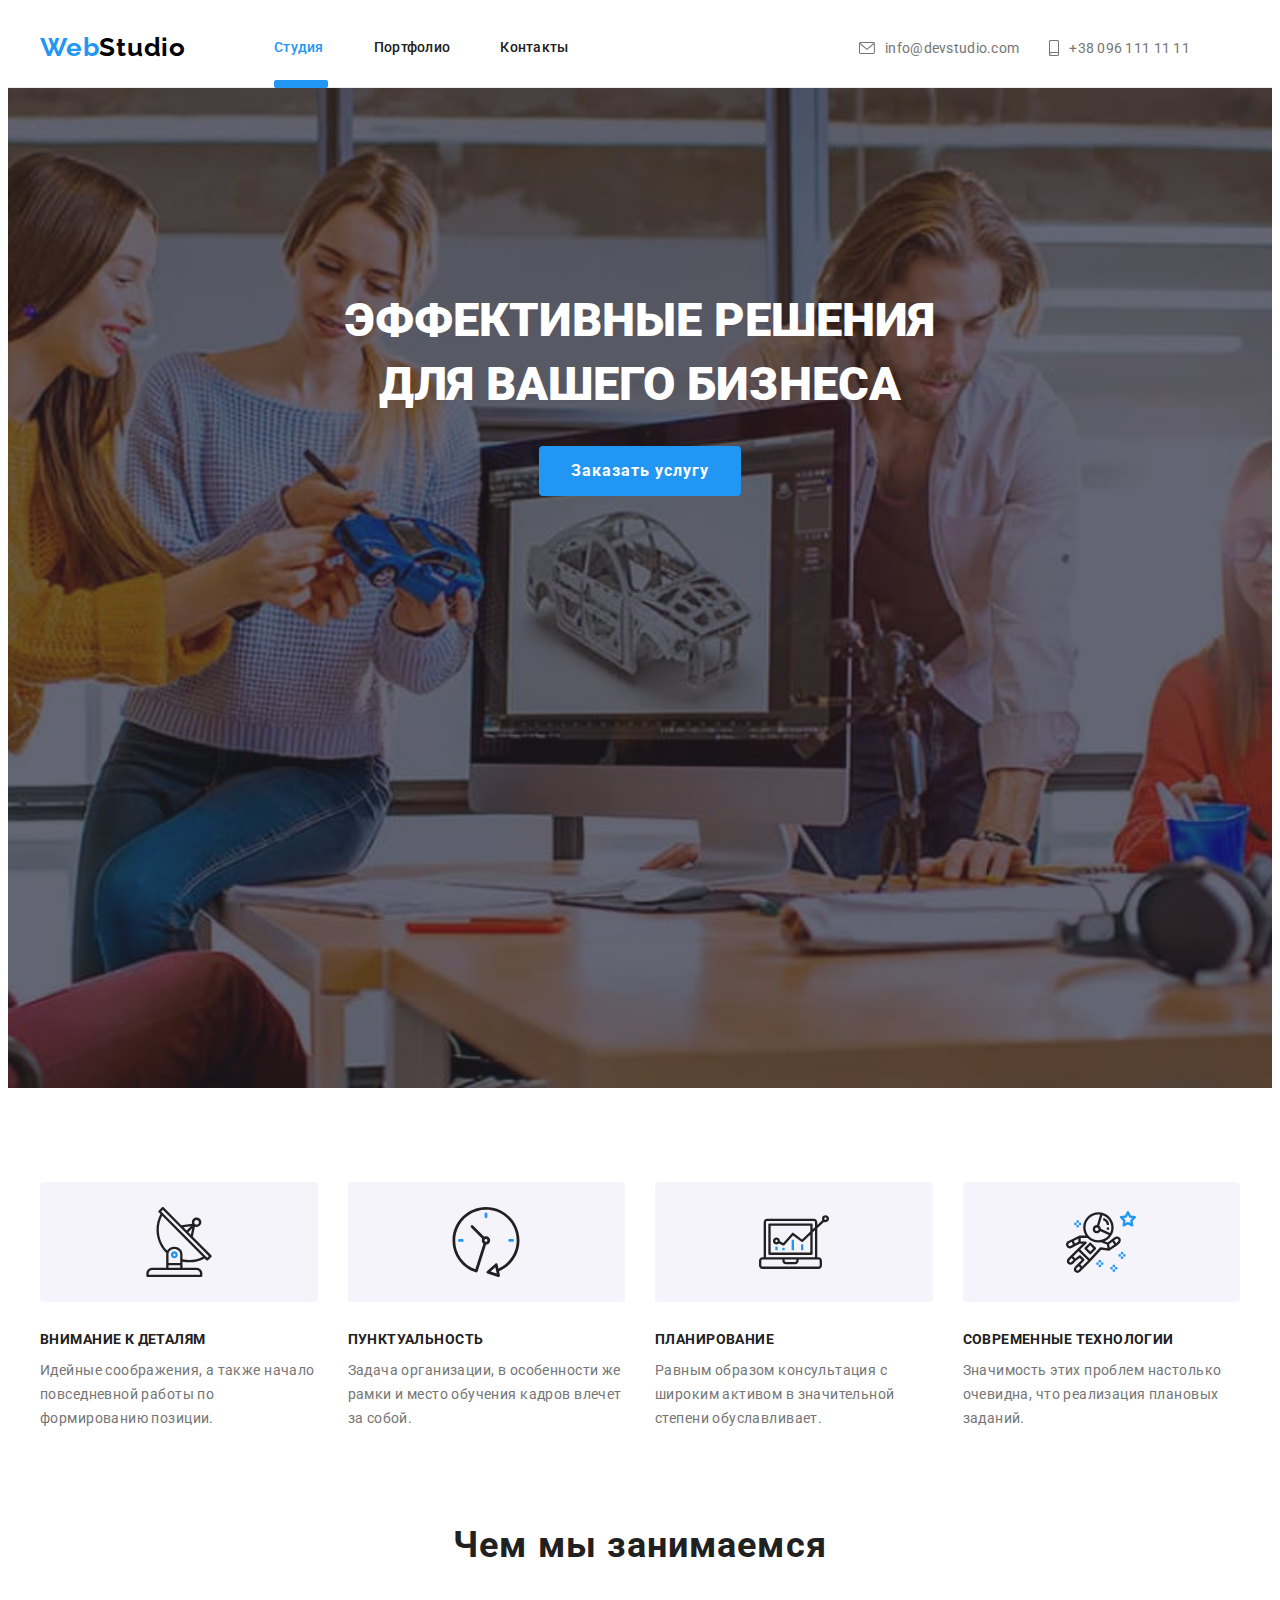
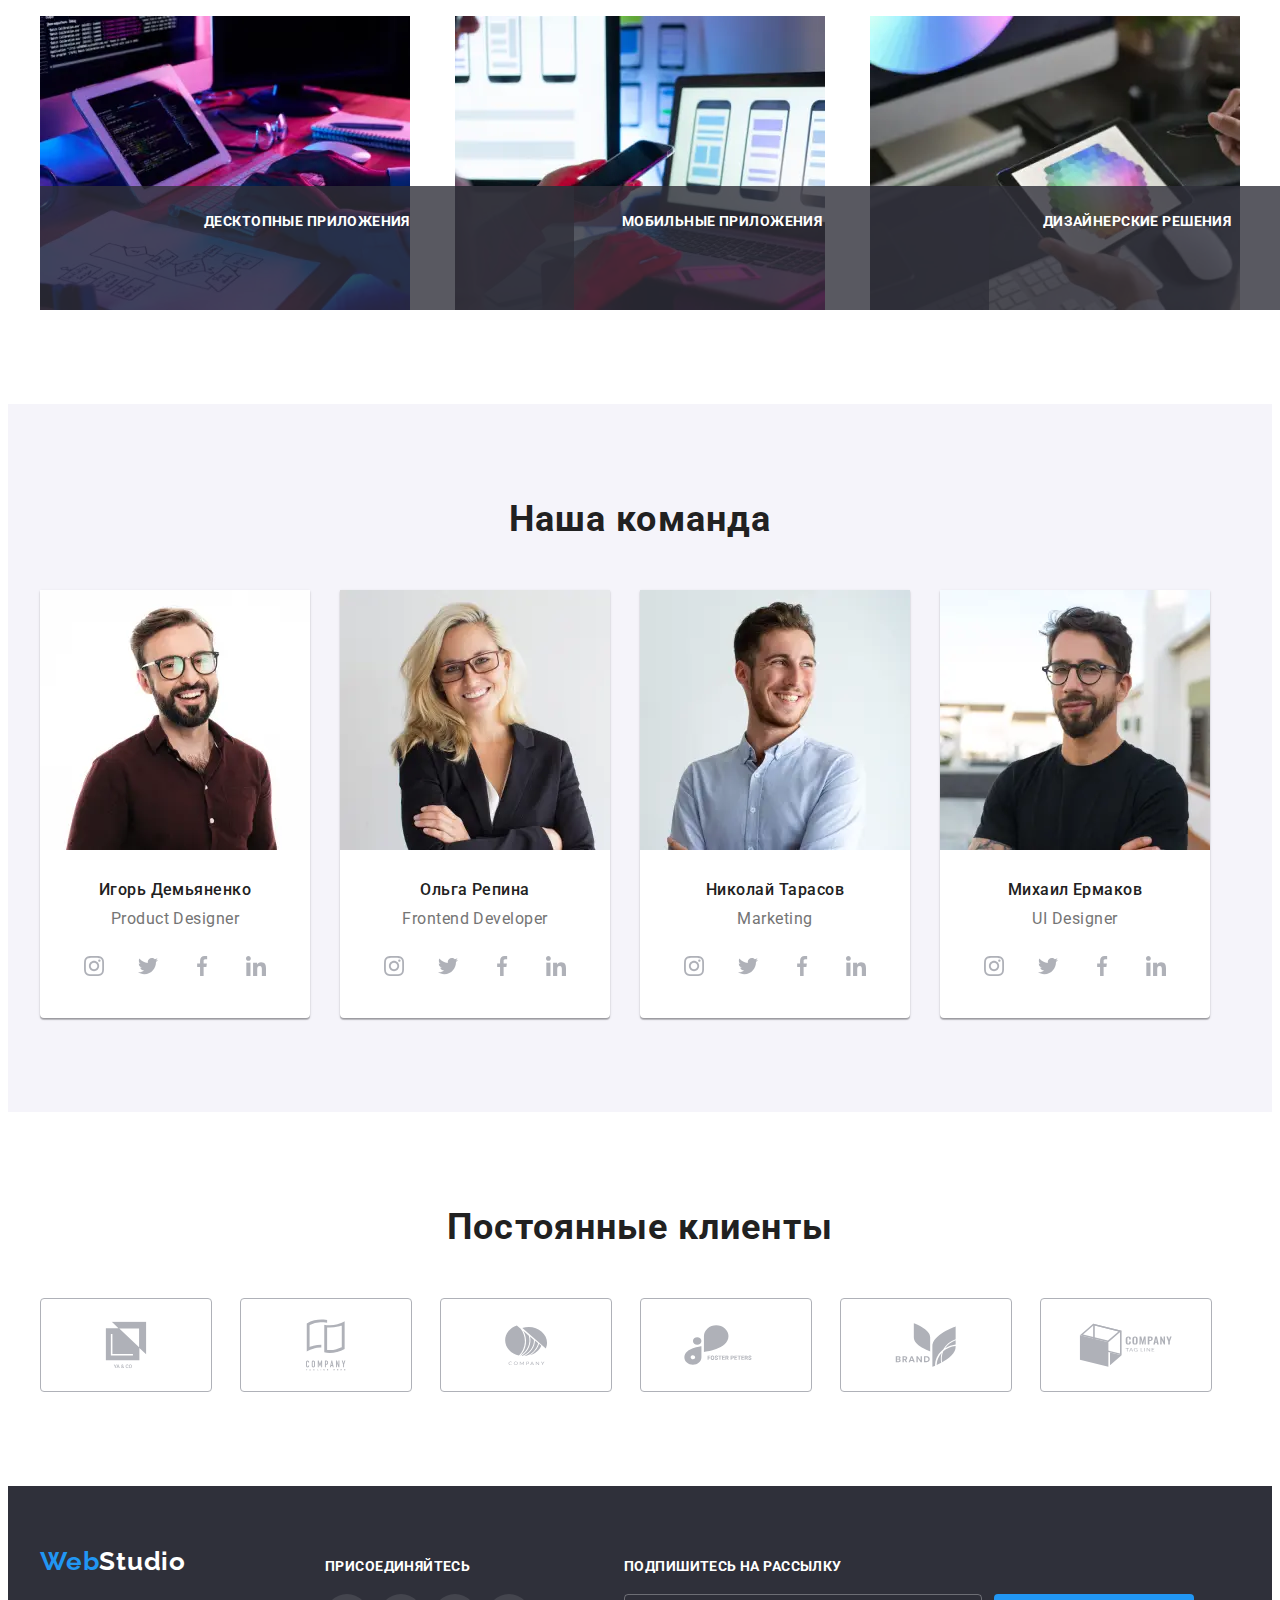
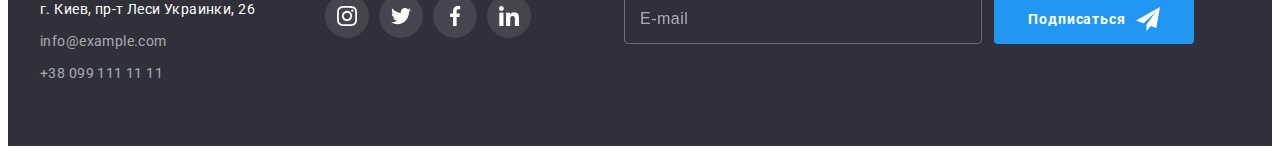
<file: index.html>
<!DOCTYPE html>
<html lang="ru">
  <head>
    <meta charset="UTF-8" />
    <meta http-equiv="X-UA-Compatible" content="IE=edge" />
    <meta name="viewport" content="width=device-width, initial-scale=1.0" />
    <title>WebStudio</title>
    <link rel="preconnect" href="https://fonts.gstatic.com" />
    <link
      href="https://fonts.googleapis.com/css2?family=Raleway:wght@700&family=Roboto:wght@400;500;700;900&display=swap"
      rel="stylesheet"
    />
    <link
      rel="stylesheet"
      href="https://cdnjs.cloudflare.com/ajax/libs/modern-normalize/1.1.0/modern-normalize.min.css"
      integrity="sha512-wpPYUAdjBVSE4KJnH1VR1HeZfpl1ub8YT/NKx4PuQ5NmX2tKuGu6U/JRp5y+Y8XG2tV+wKQpNHVUX03MfMFn9Q=="
      crossorigin="anonymous"
      referrerpolicy="no-referrer"
    />
    <link
      rel="stylesheet"
      href="https://cdnjs.cloudflare.com/ajax/libs/animate.css/4.1.1/animate.min.css"
    />
    <link rel="stylesheet" href="./css/main.min.css" />
  </head>
  <body>
    <!--HEADER-->
    <header class="header">
      <div class="container header-container">
        <nav class="navigation">
          <a href="./" class="logo header__logo animate__pulse">
            <span class="header-web">Web</span>Studio</a
          >
          <ul class="menu">
            <li class="menu__item">
              <a href="index.html" class="menu__link current">Студия </a>
            </li>
            <li class="menu__item">
              <a href="./portfolio.html" class="menu__link">Портфолио</a>
            </li>
            <li class="menu__item">
              <a href="#address" class="menu__link">Контакты</a>
            </li>
          </ul>
        </nav>
        <ul class="contact-list">
          <li class="contact__email">
            <a class="email" href="mailto:info@devstudio.com">
              <svg class="contact__email-icon" width="16" height="12">
                <use href="./images/sprite.svg#icon-envelope"></use>
              </svg>
              info@devstudio.com
            </a>
          </li>
          <li class="contact__tel">
            <a class="tel" href="tel:+380961111111">
              <svg class="contact__tel-icon" width="10" height="16">
                <use href="./images/sprite.svg#icon-smartphone"></use>
              </svg>
              +38 096 111 11 11</a
            >
          </li>
        </ul>
        <button class="burger-btn" data-menu-open>
          <svg class="burger-btn__icon">
            <use href="./images/sprite.svg#burger-icon"></use>
          </svg>
        </button>
      </div>
      <div class="mobile-menu" data-menu>
        <div class="container mobile-menu__container">
          <button type="button" class="mobile-menu__close-btn" data-menu-close>
            <svg
              class="mobile-menu__icon"
              width="19"
              height="19"
              aria-label="кнопка закрытия мобильного меню"
            >
              <use href="./images/sprite.svg#icon-mobile-close"></use>
            </svg>
          </button>
          <div class="b-m-p-1">
            <ul class="mobile-menu-list">
              <li class="mobile-menu-list__item">
                <a href="./index.html" class="mobile-menu-list__link current"
                  >Студия</a
                >
              </li>
              <li class="mobile-menu-list__item">
                <a href="./portfolio.html" class="mobile-menu-list__link"
                  >Портфолио</a
                >
              </li>
              <li class="mobile-menu-list__item">
                <a href="#" class="mobile-menu-list__link">Контакты</a>
              </li>
            </ul>
          </div>
          <div class="b-m-p-2">
            <ul>
              <li class="mobile-menu__phone--alignment">
                <a href="tel:+380961111111" class="mobile-menu__phone"
                  >+38 096 111 11 11</a
                >
              </li>
              <li class="mobile-menu__email--alignment">
                <a href="mailto:info@devstudio.com" class="mobile-menu__email"
                  >info@devstudio.com</a
                >
              </li>
            </ul>
            <ul class="sm-list">
              <li class="sm-list__icon">
                <a href="" class="sm-list__link">Instagram</a>
              </li>
              <li class="sm-list__icon">
                <a href="" class="sm-list__link">Twitter</a>
              </li>
              <li class="sm-list__icon">
                <a href="" class="sm-list__link">Facebook</a>
              </li>
              <li class="sm-list__icon">
                <a href="" class="sm-list__link">LinkedIn</a>
              </li>
            </ul>
          </div>
        </div>
      </div>
    </header>
    <!--MAIN-->
    <main>
      <section class="hero">
        <div>
          <h1 class="hero-title">Эффективные решения для вашего бизнеса</h1>
          <button type="button" class="hero-button" data-modal-open>
            Заказать услугу
          </button>
        </div>
      </section>

      <section class="section__features-main">
        <div class="container">
          <h2 hidden class="section-title">Особенности нашей работы</h2>
          <ul class="nature">
            <li class="section__nature">
              <div class="icon__wrapper">
                <svg class="features-icon" width="70" height="70">
                  <use href="./images/sprite.svg#icon-antenna"></use>
                </svg>
              </div>
              <h3 class="features__item">Внимание к деталям</h3>
              <p class="features__text">
                Идейные соображения, а также начало повседневной работы по
                формированию позиции.
              </p>
            </li>
            <li class="section__nature">
              <div class="icon__wrapper">
                <svg class="features-icon" width="70" height="70">
                  <use href="./images/sprite.svg#icon-cloc-1"></use>
                </svg>
              </div>
              <h3 class="features__item">Пунктуальность</h3>
              <p class="features__text">
                Задача организации, в особенности же рамки и место обучения
                кадров влечет за собой.
              </p>
            </li>
            <li class="section__nature">
              <div class="icon__wrapper">
                <svg class="features-icon" width="70" height="70">
                  <use href="./images/sprite.svg#icon-diagram-1"></use>
                </svg>
              </div>
              <h3 class="features__item">Планирование</h3>
              <p class="features__text">
                Равным образом консультация с широким активом в значительной
                степени обуславливает.
              </p>
            </li>
            <li class="section__nature">
              <div class="icon__wrapper">
                <svg class="features-icon" width="70" height="70">
                  <use href="./images/sprite.svg#icon-astronaut"></use>
                </svg>
              </div>
              <h3 class="features__item">Современные технологии</h3>
              <p class="features__text">
                Значимость этих проблем настолько очевидна, что реализация
                плановых заданий.
              </p>
            </li>
          </ul>
        </div>
      </section>
      <!--OUR WORKS-->
      <section class="section-works">
        <div class="container">
          <h2 class="section__title">Чем мы занимаемся</h2>
          <ul class="our-works">
            <li class="our-works__items">
              <picture>
                <source
                  media="(min-width :1200px)"
                  srcset="
                    ./images/desktop/box.webp    1x,
                    ./images/desktop/box@2x.webp 2x
                  "
                  type="image/webp"
                />
                <source
                  media="(min-width :1200px)"
                  srcset="
                    ./images/desktop/box1.jpg   1x,
                    ./images/desktop/box@2x.jpg 2x
                  "
                />
                <img src="#" alt="Фото гаджетов" />
              </picture>

              <div class="works__item">
                <p class="works__text">Десктопные приложения</p>
              </div>
            </li>

            <li class="our-works__items">
              <picture>
                <source
                  media="(min-width :1200px)"
                  srcset="
                    ./images/desktop/box2.webp    1x,
                    ./images/desktop/box2@2x.webp 2x
                  "
                  type="image/webp"
                />
                <source
                  media="(min-width :1200px)"
                  srcset="
                    ./images/desktop/box2.jpg    1x,
                    ./images/desktop/box2@2x.jpg 2x
                  "
                />
                <img src="#" alt="Фото гаджетов" />
              </picture>

              <div class="works__item">
                <p class="works__text">Мобильные приложения</p>
              </div>
            </li>

            <li class="our-works__items">
              <picture>
                <source
                  media="(min-width :1200px)"
                  srcset="
                    ./images/desktop/box3.webp    1x,
                    ./images/desktop/box3@2x.webp 2x
                  "
                  type="image/webp"
                />
                <source
                  media="(min-width :1200px)"
                  srcset="
                    ./images/desktop/box3.jpg    1x,
                    ./images/desktop/box3@2x.jpg 2x
                  "
                />
                <img src="#" alt="Фото гаджетов" />
              </picture>

              <div class="works__item">
                <p class="works__text">Дизайнерские решения</p>
              </div>
            </li>
          </ul>
        </div>
      </section>

      <!--OUR TEAM-->
      <section class="section-team section">
        <div class="container">
          <h2 class="section-title">Наша команда</h2>
          <ul class="members">
            <li class="members-item">
              <picture>
                <source
                  media="(min-width: 1200px)"
                  srcset="
                    ./images/desktop/img.webp    1x,
                    ./images/desktop/img@2x.webp 2x
                  "
                  type="image/webp"
                />
                <source
                  media="(min-width: 1200px)"
                  srcset="
                    ./images/desktop/img.jpg    1x,
                    ./images/desktop/img@2x.jpg 2x
                  "
                />
                <source
                  media="(min-width: 768px)"
                  srcset="
                    ./images/tablet/img.webp    1x,
                    ./images/tablet/img@2x.webp 2x
                  "
                  type="image/webp"
                />
                <source
                  media="(min-width: 768px)"
                  srcset="
                    ./images/tablet/img.jpg    1x,
                    ./images/tablet/img@2x.jpg 2x
                  "
                />
                <source
                  media="(min-width: 480px)"
                  srcset="
                    ./images/mobile/img.webp    1x,
                    ./images/mobile/img@2x.webp 2x
                  "
                  type="image/webp"
                />
                <source
                  media="(min-width: 480px)"
                  srcset="
                    ./images/mobile/img.jpg    1x,
                    ./images/mobile/img@2x.jpg 2x
                  "
                />
                <img
                  src="./images/mobile/img.jpg"
                  alt="Фото мужчины"
                  class="our-team__img"
                />
              </picture>

              <div class="team-list">
                <h3 class="team-members">Игорь Демьяненко</h3>
                <p class="team-post">Product Designer</p>
                <ul class="social-list list">
                  <li class="social-list-item">
                    <a href="" class="social-list-link">
                      <svg class="social-list-icon" width="20" height="20">
                        <use href="./images/sprite.svg#icon-instagram"></use>
                      </svg>
                    </a>
                  </li>
                  <li class="social-list-item">
                    <a href="" class="social-list-link">
                      <svg class="social-list-icon" width="20" height="20">
                        <use href="./images/sprite.svg#icon-twitter"></use>
                      </svg>
                    </a>
                  </li>
                  <li class="social-list-item">
                    <a href="" class="social-list-link">
                      <svg class="social-list-icon" width="20" height="20">
                        <use href="./images/sprite.svg#icon-facebook"></use>
                      </svg>
                    </a>
                  </li>
                  <li class="social-list-item">
                    <a href="" class="social-list-link">
                      <svg class="social-list-icon" width="20" height="20">
                        <use href="./images/sprite.svg#icon-linkedin"></use>
                      </svg>
                    </a>
                  </li>
                </ul>
              </div>
            </li>
            <li class="members-item">
              <picture>
                <source
                  media="(min-width: 1200px)"
                  srcset="
                    ./images/desktop/img1.webp    1x,
                    ./images/desktop/img1@2x.webp 2x
                  "
                  type="image/webp"
                />
                <source
                  media="(min-width: 1200px)"
                  srcset="
                    ./images/desktop/img1.jpg    1x,
                    ./images/desktop/img1@2x.jpg 2x
                  "
                />
                <source
                  media="(min-width: 768px)"
                  srcset="
                    ./images/tablet/img1.webp    1x,
                    ./images/tablet/img1@2x.webp 2x
                  "
                  type="image/webp"
                />

                <source
                  media="(min-width: 768px)"
                  srcset="
                    ./images/tablet/img1.jpg    1x,
                    ./images/tablet/img1@2x.jpg 2x
                  "
                />

                <source
                  media="(min-width: 480px)"
                  srcset="
                    ./images/mobile/img1.webp 1x,
                    ./images/mobile/img1.webp 2x
                  "
                  type="image/webp"
                />
                <source
                  media="(min-width: 480px)"
                  srcset="
                    ./images/mobile/img1.jpg    1x,
                    ./images/mobile/img1@2x.jpg 2x
                  "
                />

                <img
                  src="./images/mobile/img1.jpg"
                  alt="Фото женщины"
                  class="our-team__img"
                />
              </picture>

              <div class="team-list">
                <h3 class="team-members">Ольга Репина</h3>
                <p class="team-post">Frontend Developer</p>
                <ul class="social-list list">
                  <li class="social-list-item">
                    <a href="" class="social-list-link">
                      <svg class="social-list-icon" width="20" height="20">
                        <use href="./images/sprite.svg#icon-instagram"></use>
                      </svg>
                    </a>
                  </li>
                  <li class="social-list-item">
                    <a href="" class="social-list-link">
                      <svg class="social-list-icon" width="20" height="20">
                        <use href="./images/sprite.svg#icon-twitter"></use>
                      </svg>
                    </a>
                  </li>
                  <li class="social-list-item">
                    <a href="" class="social-list-link">
                      <svg class="social-list-icon" width="20" height="20">
                        <use href="./images/sprite.svg#icon-facebook"></use>
                      </svg>
                    </a>
                  </li>
                  <li class="social-list-item">
                    <a href="" class="social-list-link">
                      <svg class="social-list-icon" width="20" height="20">
                        <use href="./images/sprite.svg#icon-linkedin"></use>
                      </svg>
                    </a>
                  </li>
                </ul>
              </div>
            </li>
            <li class="members-item">
              <picture>
                <source
                  media="(min-width: 1200px)"
                  srcset="
                    ./images/desktop/img2.webp    1x,
                    ./images/desktop/img2@2x.webp 2x
                  "
                  type="image/webp"
                />
                <source
                  media="(min-width: 1200px)"
                  srcset="
                    ./images/desktop/img2.jpg    1x,
                    ./images/desktop/img2@2x.jpg 2x
                  "
                />
                <source
                  media="(min-width: 768px)"
                  srcset="
                    ./images/tablet/img2.webp    1x,
                    ./images/tablet/img2@2x.webp 2x
                  "
                  type="image/webp"
                />

                <source
                  media="(min-width: 768px)"
                  srcset="
                    ./images/tablet/img2.jpg    1x,
                    ./images/tablet/img2@2x.jpg 2x
                  "
                />

                <source
                  media="(min-width: 480px)"
                  srcset="
                    ./images/mobile/img2.webp 1x,
                    ./images/mobile/img2.webp 2x
                  "
                  type="image/webp"
                />
                <source
                  media="(min-width: 480px)"
                  srcset="
                    ./images/mobile/img2.jpg    1x,
                    ./images/mobile/img2@2x.jpg 2x
                  "
                />

                <img
                  src="./images/mobile/img2.jpg"
                  alt="Фото мужчины"
                  class="our-team__img"
                />
              </picture>

              <div class="team-list">
                <h3 class="team-members">Николай Тарасов</h3>
                <p class="team-post">Marketing</p>
                <ul class="social-list list">
                  <li class="social-list-item">
                    <a href="" class="social-list-link">
                      <svg class="social-list-icon" width="20" height="20">
                        <use href="./images/sprite.svg#icon-instagram"></use>
                      </svg>
                    </a>
                  </li>
                  <li class="social-list-item">
                    <a href="" class="social-list-link">
                      <svg class="social-list-icon" width="20" height="20">
                        <use href="./images/sprite.svg#icon-twitter"></use>
                      </svg>
                    </a>
                  </li>
                  <li class="social-list-item">
                    <a href="" class="social-list-link">
                      <svg class="social-list-icon" width="20" height="20">
                        <use href="./images/sprite.svg#icon-facebook"></use>
                      </svg>
                    </a>
                  </li>
                  <li class="social-list-item">
                    <a href="" class="social-list-link">
                      <svg class="social-list-icon" width="20" height="20">
                        <use href="./images/sprite.svg#icon-linkedin"></use>
                      </svg>
                    </a>
                  </li>
                </ul>
              </div>
            </li>
            <li class="members-item">
              <picture>
                <source
                  media="(min-width: 1200px)"
                  srcset="
                    ./images/desktop/img3.webp    1x,
                    ./images/desktop/img3@2x.webp 2x
                  "
                  type="image/webp"
                />
                <source
                  media="(min-width: 1200px)"
                  srcset="
                    ./images/desktop/img3.jpg    1x,
                    ./images/desktop/img3@2x.jpg 2x
                  "
                />
                <source
                  media="(min-width: 768px)"
                  srcset="
                    ./images/tablet/img3.webp    1x,
                    ./images/tablet/img3@2x.webp 2x
                  "
                  type="image/webp"
                />

                <source
                  media="(min-width: 768px)"
                  srcset="
                    ./images/tablet/img3.jpg    1x,
                    ./images/tablet/img3@2x.jpg 2x
                  "
                />

                <source
                  media="(min-width: 480px)"
                  srcset="
                    ./images/mobile/img3.webp 1x,
                    ./images/mobile/img3.webp 2x
                  "
                  type="image/webp"
                />
                <source
                  media="(min-width: 480px)"
                  srcset="
                    ./images/mobile/img3.jpg    1x,
                    ./images/mobile/img3@2x.jpg 2x
                  "
                />
                <img
                  src="./images/mobile/img3.jpg"
                  alt="Фото мужчины"
                  class="our-team__img"
                />
              </picture>

              <div class="team-list">
                <h3 class="team-members">Михаил Ермаков</h3>
                <p class="team-post">UI Designer</p>
                <ul class="social-list list">
                  <li class="social-list-item">
                    <a href="" class="social-list-link">
                      <svg class="social-list-icon" width="20px" height="20px">
                        <use href="./images/sprite.svg#icon-instagram"></use>
                      </svg>
                    </a>
                  </li>
                  <li class="social-list-item">
                    <a href="" class="social-list-link">
                      <svg class="social-list-icon" width="20px" height="20px">
                        <use href="./images/sprite.svg#icon-twitter"></use>
                      </svg>
                    </a>
                  </li>
                  <li class="social-list-item">
                    <a href="" class="social-list-link">
                      <svg class="social-list-icon" width="20px" height="20px">
                        <use href="./images/sprite.svg#icon-facebook"></use>
                      </svg>
                    </a>
                  </li>
                  <li class="social-list-item">
                    <a href="" class="social-list-link">
                      <svg class="social-list-icon" width="20px" height="20px">
                        <use href="./images/sprite.svg#icon-linkedin"></use>
                      </svg>
                    </a>
                  </li>
                </ul>
              </div>
            </li>
          </ul>
        </div>
      </section>

      <!--CLIENTS-->
      <section class="clients">
        <div class="container">
          <h2 class="regular-clients-title">Постоянные клиенты</h2>
          <ul class="regular-clients-list">
            <li class="clients-list">
              <a class="clients-icon" href="">
                <svg class="client-icon" width="41px" height="47px">
                  <use href="./images/sprite.svg#icon-client-1"></use>
                </svg>
              </a>
            </li>
            <li class="clients-list">
              <a class="clients-icon" href="">
                <svg class="client-icon" width="40px" height="52px">
                  <use href="./images/sprite.svg#icon-client-2"></use>
                </svg>
              </a>
            </li>
            <li class="clients-list">
              <a class="clients-icon" href="">
                <svg class="client-icon" width="43px" height="41px">
                  <use href="./images/sprite.svg#icon-client-3"></use>
                </svg>
              </a>
            </li>
            <li class="clients-list">
              <a class="clients-icon" href="">
                <svg class="client-icon" width="84px" height="41px">
                  <use href="./images/sprite.svg#icon-client-4"></use>
                </svg>
              </a>
            </li>
            <li class="clients-list">
              <a class="clients-icon" href="">
                <svg class="client-icon" width="63px" height="45px">
                  <use href="./images/sprite.svg#icon-client-5"></use>
                </svg>
              </a>
            </li>
            <li class="clients-list">
              <a class="clients-icon" href="">
                <svg class="client-icon" width="94px" height="44px">
                  <use href="./images/sprite.svg#icon-client-6"></use>
                </svg>
              </a>
            </li>
          </ul>
        </div>
      </section>
    </main>
    <!--FOOTER-->
    <footer class="footer">
      <div class="container footer-container">
        <div class="footer-wrapper">
          <div class="footer-adress-wrapper">
            <a href="./" class="footer-logo"
              ><span class="footer-web">Web</span>Studio</a
            >
            <address id="address" class="contact-address">
              г. Киев, пр-т Леси Украинки, 26
            </address>
            <ul class="footer-contacts">
              <li class="footer-contacts-link">info@example.com</li>
              <li class="footer-contacts-link">+38 099 111 11 11</li>
            </ul>
          </div>
          <div class="footer-socials">
            <h2 class="socials-footer-title">присоединяйтесь</h2>
            <ul class="socials-footer-lists">
              <li class="socials-item">
                <a class="socials-footer-icons" href="#">
                  <svg class="social-icon-footer" width="20px" height="20px">
                    <use href="./images/sprite.svg#icon-instagram"></use>
                  </svg>
                </a>
              </li>
              <li class="socials-item">
                <a class="socials-footer-icons" href="#">
                  <svg class="social-icon-footer" width="20px" height="20px">
                    <use href="./images/sprite.svg#icon-twitter"></use>
                  </svg>
                </a>
              </li>
              <li class="socials-item">
                <a class="socials-footer-icons" href="#">
                  <svg class="social-icon-footer" width="20px" height="20px">
                    <use href="./images/sprite.svg#icon-facebook"></use>
                  </svg>
                </a>
              </li>
              <li class="socials-item">
                <a class="socials-footer-icons" href="#">
                  <svg class="social-icon-footer" width="20px" height="20px">
                    <use href="./images/sprite.svg#icon-linkedin"></use>
                  </svg>
                </a>
              </li>
            </ul>
          </div>
          <div class="footer-subscribe">
            <p class="subscribe-title" id="subscribe-title-id">
              Подпишитесь на рассылку
            </p>
            <form class="subscribe-form" id="subscribe-form-id">
              <input
                type="text"
                name="email"
                class="subscribe-email"
                id="subscribe-email"
                placeholder="E-mail"
                required
              />
              <button class="subscribe-btn" type="submit" id="submit-btn-id">
                Подписаться
                <svg
                  class="icon-send"
                  aria-hidden="true"
                  width="24px"
                  height="24px"
                >
                  <use href="./images/icons.svg#icon-icon-send"></use>
                </svg>
              </button>
            </form>
          </div>
        </div>
      </div>
    </footer>

    <div class="backdrop is-hidden" data-modal>
      <div class="modal">
        <button type="button" class="close-btn" data-modal-close>
          <svg width="11" height="11">
            <use href="./images/sprite.svg#icon-vector"></use>
          </svg>
        </button>
        <!--FORM-->
        <form action="#" class="modal-form">
          <p class="modal-form-head">Оставьте свои данные, мы вам перезвоним</p>

          <div class="modal-form-wrapper">
            <label class="modal-form-field"> Имя</label>
            <div class="modal-icon-box">
              <input
                type="text"
                class="modal-form-input"
                name="user-name"
                minlength="2"
                pattern="[a-zA-Zа-яёА-ЯЁ]+"
                title="Имя должно содержать символы кирилицы или латиницы"
                required
              />
              <svg class="modal-form-icon" width="18" height="18">
                <use href="./images/icons.svg#icon-person-black"></use>
              </svg>
            </div>
          </div>
          <div class="modal-form-wrapper">
            <label class="modal-form-field"> Телефон</label>
            <div class="modal-icon-box">
              <input
                type="tel"
                class="modal-form-input"
                name="user-phone"
                pattern="[0-9]{3}-[0-9]{3}-[0-9]{2}-[0-9]{2}"
                title="096-000-00-00"
                required
              />
              <svg class="modal-form-icon" width="18" height="18">
                <use href="./images/icons.svg#icon-phone-black"></use>
              </svg>
            </div>
          </div>
          <div class="modal-form-wrapper">
            <label class="modal-form-field"> Почта</label>
            <div class="modal-icon-box">
              <input
                type="email"
                class="modal-form-input"
                name="user-email"
                required
              />
              <svg class="modal-form-icon" width="18" height="18">
                <use href="./images/icons.svg#icon-email-black"></use>
              </svg>
            </div>
          </div>
          <label class="modal-form-field"> Комментарий</label>
          <textarea
            name="user-message"
            class="modal-form-message"
            placeholder="Введите текст"
          ></textarea>

          <input
            type="checkbox"
            name="agreement"
            class="modal-form-checkbox visually-hidden"
            id="accept-policy"
          />
          <label for="accept-policy" class="modal-form-checkbox-label"
            >Соглашаюсь с рассылкой и принимаю&nbsp;
            <a href="#" class="modal-form-label-link"> Условия договора</a>
          </label>
          <button type="submit" class="modal-btn">Отправить</button>
        </form>
      </div>
    </div>

    <script src="./js/modal.js"></script>
    <script src="./js/menu.js"></script>
  </body>
</html>
</file>
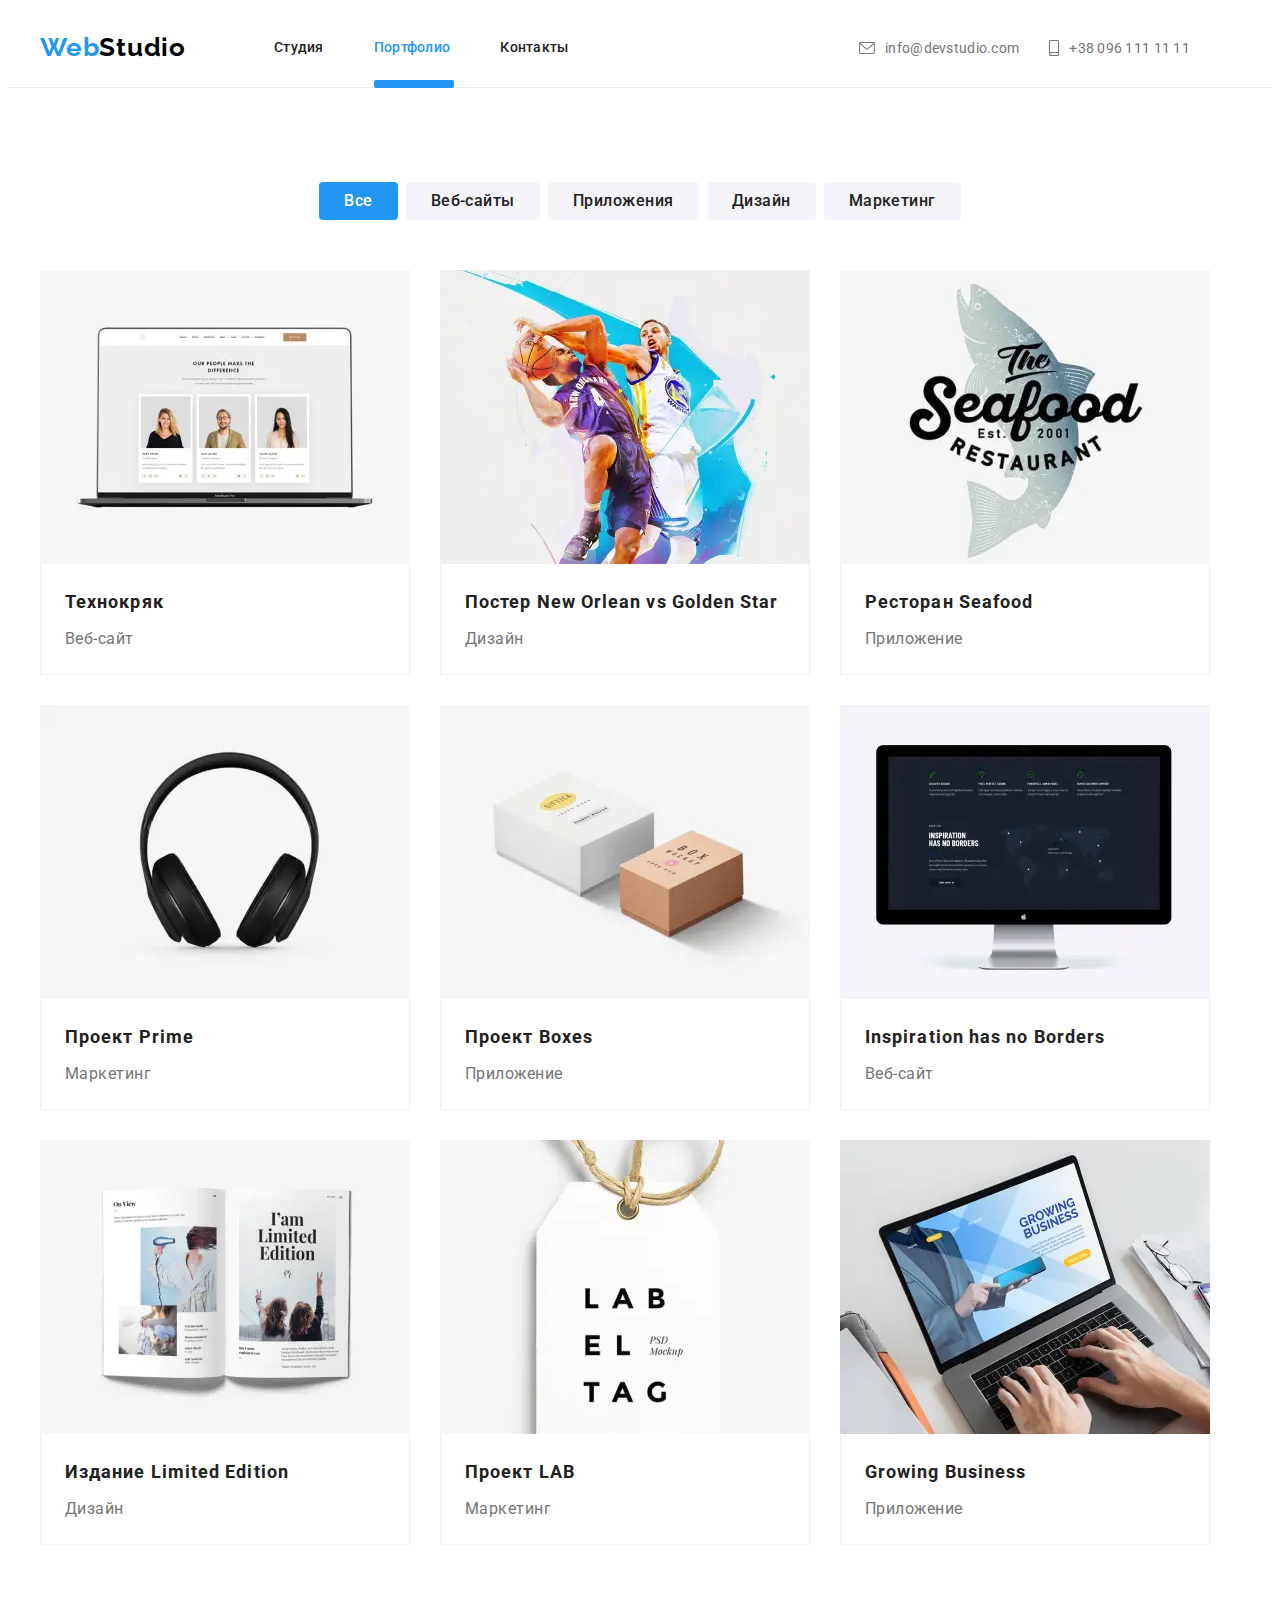
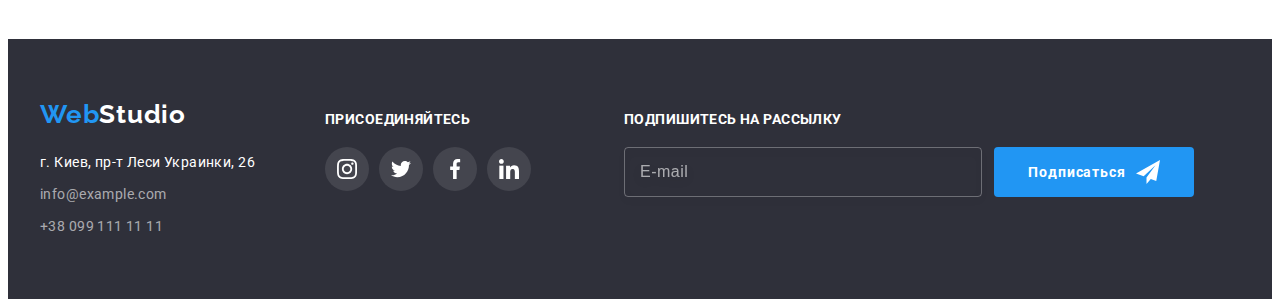
<file: portfolio.html>
<!DOCTYPE html>
<html lang="ru">
  <head>
    <meta charset="UTF-8" />
    <meta http-equiv="X-UA-Compatible" content="IE=edge" />
    <meta name="viewport" content="width=device-width, initial-scale=1.0" />
    <title>WebStudio</title>
    <link rel="preconnect" href="https://fonts.gstatic.com" />
    <link
      href="https://fonts.googleapis.com/css2?family=Raleway:wght@700&family=Roboto:wght@400;500;700;900&display=swap"
      rel="stylesheet"
    />
    <link
      rel="stylesheet"
      href="https://cdnjs.cloudflare.com/ajax/libs/modern-normalize/1.1.0/modern-normalize.min.css"
      integrity="sha512-wpPYUAdjBVSE4KJnH1VR1HeZfpl1ub8YT/NKx4PuQ5NmX2tKuGu6U/JRp5y+Y8XG2tV+wKQpNHVUX03MfMFn9Q=="
      crossorigin="anonymous"
      referrerpolicy="no-referrer"
    />
    <link
      rel="stylesheet"
      href="https://cdnjs.cloudflare.com/ajax/libs/animate.css/4.1.1/animate.min.css"
    />
    <link rel="stylesheet" href="./css/main.min.css" />
  </head>
  <body>
    <!--HEADER-->
    <header class="header">
      <div class="container header-container">
        <nav class="navigation">
          <a href="./" class="logo header__logo animate__pulse">
            <span class="header-web">Web</span>Studio</a
          >
          <ul class="menu">
            <li class="menu__item">
              <a href="index.html" class="menu__link">Студия </a>
            </li>
            <li class="menu__item">
              <a href="./portfolio.html" class="menu__link current"
                >Портфолио</a
              >
            </li>
            <li class="menu__item">
              <a href="#address" class="menu__link">Контакты</a>
            </li>
          </ul>
        </nav>
        <ul class="contact-list">
          <li class="contact__email">
            <a class="email" href="mailto:info@devstudio.com">
              <svg class="contact__email-icon" width="16" height="12">
                <use href="./images/sprite.svg#icon-envelope"></use>
              </svg>
              info@devstudio.com
            </a>
          </li>
          <li class="contact__tel">
            <a class="tel" href="tel:+380961111111">
              <svg class="contact__tel-icon" width="10" height="16">
                <use href="./images/sprite.svg#icon-smartphone"></use>
              </svg>
              +38 096 111 11 11</a
            >
          </li>
        </ul>
        <button class="burger-btn" data-menu-open>
          <svg class="burger-btn__icon">
            <use href="./images/sprite.svg#burger-icon"></use>
          </svg>
        </button>
      </div>
      <div class="mobile-menu" data-menu>
        <div class="container mobile-menu__container">
          <button type="button" class="mobile-menu__close-btn" data-menu-close>
            <svg
              class="mobile-menu__icon"
              width="19"
              height="19"
              aria-label="кнопка закрытия мобильного меню"
            >
              <use href="./images/sprite.svg#icon-mobile-close"></use>
            </svg>
          </button>
          <div class="b-m-p-1">
            <ul class="mobile-menu-list">
              <li class="mobile-menu-list__item">
                <a href="./index.html" class="mobile-menu-list__link">Студия</a>
              </li>
              <li class="mobile-menu-list__item">
                <a
                  href="./portfolio.html"
                  class="mobile-menu-list__link current"
                  >Портфолио</a
                >
              </li>
              <li class="mobile-menu-list__item">
                <a href="#" class="mobile-menu-list__link">Контакты</a>
              </li>
            </ul>
          </div>
          <div class="b-m-p-2">
            <ul>
              <li class="mobile-menu__phone--alignment">
                <a href="tel:+380961111111" class="mobile-menu__phone"
                  >+38 096 111 11 11</a
                >
              </li>
              <li class="mobile-menu__email--alignment">
                <a href="mailto:info@devstudio.com" class="mobile-menu__email"
                  >info@devstudio.com</a
                >
              </li>
            </ul>
            <ul class="sm-list">
              <li class="sm-list__icon">
                <a href="" class="sm-list__link">Instagram</a>
              </li>
              <li class="sm-list__icon">
                <a href="" class="sm-list__link">Twitter</a>
              </li>
              <li class="sm-list__icon">
                <a href="" class="sm-list__link">Facebook</a>
              </li>
              <li class="sm-list__icon">
                <a href="" class="sm-list__link">LinkedIn</a>
              </li>
            </ul>
          </div>
        </div>
      </div>
    </header>
    <!-- MAIN -->
    <main class="all-portfolio">
      <section class="main-portfolio-section">
        <div class="container">
          <h1 hidden>Портфолио</h1>
          <ul class="menu-btn">
            <li class="list-btn">
              <button type="button" class="portfolio all">Все</button>
            </li>
            <li class="list-btn">
              <button type="button" class="portfolio">Веб-сайты</button>
            </li>
            <li class="list-btn">
              <button type="button" class="portfolio">Приложения</button>
            </li>
            <li class="list-btn">
              <button type="button" class="portfolio">Дизайн</button>
            </li>
            <li class="list-btn">
              <button type="button" class="portfolio">Маркетинг</button>
            </li>
          </ul>

          <h2 hidden>Наши продукты</h2>

          <ul class="products">
            <li class="product">
              <a class="product-item" href="#">
                <div class="product-box">
                  <picture>
                    <source
                      media="(min-width: 1200px)"
                      srcset="
                        ./images/desktop/portfolio1.webp    1x,
                        ./images/desktop/portfolio1@2x.webp 2x
                      "
                      type="image/webp"
                    />
                    <source
                      media="(min-width: 1200px)"
                      srcset="
                        ./images/desktop/portfolio1.jpg    1x,
                        ./images/desktop/portfolio1@2x.jpg 2x
                      "
                    />
                    <source
                      media="(min-width: 768px)"
                      srcset="
                        ./images/tablet/portfolio1.webp     1x,
                        ./images//tablet/portfolio1@2x.webp 2x
                      "
                      type="image/webp"
                    />
                    <source
                      media="(min-width: 768px)"
                      srcset="
                        ./images/tablet/portfolio1.jpg    1x,
                        ./images/tablet/portfolio1@2x.jpg 2x
                      "
                    />
                    <source
                      media="(min-width: 480px)"
                      srcset="
                        ./images/mobile/portfolio1.webp    1x,
                        ./images/mobile/portfolio1@2x.webp 2x
                      "
                      type="image/webp"
                    />
                    <source
                      media="(min-width: 480px)"
                      srcset="
                        ./images/mobile/portfolio1.jpg    1x,
                        ./images/mobile/portfolio1@2x.jpg 2x
                      "
                    />
                    <img
                      class="product-image"
                      src="./images/mobile/portfolio1.jpg"
                      alt="Картинка с изображением ноутбука"
                    />
                  </picture>

                  <p class="overlay">
                    Технокряк это современная площадка распространения
                    коронавируса. Компании используют эту платформу для
                    цифрового шпионажа и атак на защищённые сервера конкурентов.
                  </p>
                </div>
                <div class="product-list">
                  <h3 class="product-title">Технокряк</h3>
                  <p class="product-name">Веб-сайт</p>
                </div>
              </a>
            </li>
            <li class="product">
              <a class="product-item" href="#">
                <div class="product-box">
                  <picture>
                    <source
                      media="(min-width: 1200px)"
                      srcset="
                        ./images/desktop/portfolio2.webp    1x,
                        ./images/desktop/portfolio2@2x.webp 2x
                      "
                      type="image/webp"
                    />
                    <source
                      media="(min-width: 1200px)"
                      srcset="
                        ./images/desktop/portfolio2.jpg    1x,
                        ./images/desktop/portfolio2@2x.jpg 2x
                      "
                    />
                    <source
                      media="(min-width: 768px)"
                      srcset="
                        ./images/tablet/portfolio2.webp     1x,
                        ./images//tablet/portfolio2@2x.webp 2x
                      "
                      type="image/webp"
                    />
                    <source
                      media="(min-width: 768px)"
                      srcset="
                        ./images/tablet/portfolio2.jpg    1x,
                        ./images/tablet/portfolio2@2x.jpg 2x
                      "
                    />
                    <source
                      media="(min-width: 480px)"
                      srcset="
                        ./images/mobile/portfolio2.webp    1x,
                        ./images/mobile/portfolio2@2x.webp 2x
                      "
                      type="image/webp"
                    />
                    <source
                      media="(min-width: 480px)"
                      srcset="
                        ./images/mobile/portfolio2.jpg    1x,
                        ./images/mobile/portfolio2@2x.jpg 2x
                      "
                    />
                    <img
                      class="product-image"
                      src="./images/mobile/portfolio2.jpg"
                      alt="Постер"
                    />
                  </picture>

                  <p class="overlay">
                    Технокряк это современная площадка распространения
                    коронавируса. Компании используют эту платформу для
                    цифрового шпионажа и атак на защищённые сервера конкурентов.
                  </p>
                </div>
                <div class="product-list">
                  <h3 class="product-title">
                    Постер New Orlean vs Golden Star
                  </h3>
                  <p class="product-name">Дизайн</p>
                </div>
              </a>
            </li>
            <li class="product">
              <a class="product-item" href="#">
                <div class="product-box">
                  <picture>
                    <source
                      media="(min-width: 1200px)"
                      srcset="
                        ./images/desktop/portfolio3.webp    1x,
                        ./images/desktop/portfolio3@2x.webp 2x
                      "
                      type="image/webp"
                    />
                    <source
                      media="(min-width: 1200px)"
                      srcset="
                        ./images/desktop/portfolio3.jpg    1x,
                        ./images/desktop/portfolio3@2x.jpg 2x
                      "
                    />
                    <source
                      media="(min-width: 768px)"
                      srcset="
                        ./images/tablet/portfolio3.webp     1x,
                        ./images//tablet/portfolio3@2x.webp 2x
                      "
                      type="image/webp"
                    />
                    <source
                      media="(min-width: 768px)"
                      srcset="
                        ./images/tablet/portfolio3.jpg    1x,
                        ./images/tablet/portfolio3@2x.jpg 2x
                      "
                    />
                    <source
                      media="(min-width: 480px)"
                      srcset="
                        ./images/mobile/portfolio3.webp    1x,
                        ./images/mobile/portfolio3@2x.webp 2x
                      "
                      type="image/webp"
                    />
                    <source
                      media="(min-width: 480px)"
                      srcset="
                        ./images/mobile/portfolio3.jpg    1x,
                        ./images/mobile/portfolio3@2x.jpg 2x
                      "
                    />

                    <img
                      class="product-image"
                      src="./images/mobile/portfolio3.jpg"
                      alt="Картинка с изображением рыбы"
                    />
                  </picture>

                  <p class="overlay">
                    Технокряк это современная площадка распространения
                    коронавируса. Компании используют эту платформу для
                    цифрового шпионажа и атак на защищённые сервера конкурентов.
                  </p>
                </div>
                <div class="product-list">
                  <h3 class="product-title">Ресторан Seafood</h3>
                  <p class="product-name">Приложение</p>
                </div>
              </a>
            </li>
            <li class="product">
              <a class="product-item" href="#">
                <div class="product-box">
                  <picture>
                    <source
                      media="(min-width: 1200px)"
                      srcset="
                        ./images/desktop/portfolio4.webp    1x,
                        ./images/desktop/portfolio4@2x.webp 2x
                      "
                      type="image/webp"
                    />
                    <source
                      media="(min-width: 1200px)"
                      srcset="
                        ./images/desktop/portfolio4.jpg    1x,
                        ./images/desktop/portfolio4@2x.jpg 2x
                      "
                    />
                    <source
                      media="(min-width: 768px)"
                      srcset="
                        ./images/tablet/portfolio4.webp     1x,
                        ./images//tablet/portfolio4@2x.webp 2x
                      "
                      type="image/webp"
                    />
                    <source
                      media="(min-width: 768px)"
                      srcset="
                        ./images/tablet/portfolio4.jpg    1x,
                        ./images/tablet/portfolio4@2x.jpg 2x
                      "
                    />
                    <source
                      media="(min-width: 480px)"
                      srcset="
                        ./images/mobile/portfolio4.webp    1x,
                        ./images/mobile/portfolio4@2x.webp 2x
                      "
                      type="image/webp"
                    />
                    <source
                      media="(min-width: 480px)"
                      srcset="
                        ./images/mobile/portfolio4.jpg    1x,
                        ./images/mobile/portfolio4@2x.jpg 2x
                      "
                    />

                    <img
                      class="product-image"
                      src="./images/mobile/portfolio4.jpg"
                      alt="Картинка с изображением наушников"
                    />
                  </picture>

                  <p class="overlay">
                    Технокряк это современная площадка распространения
                    коронавируса. Компании используют эту платформу для
                    цифрового шпионажа и атак на защищённые сервера конкурентов.
                  </p>
                </div>
                <div class="product-list">
                  <h3 class="product-title">Проект Prime</h3>
                  <p class="product-name">Маркетинг</p>
                </div>
              </a>
            </li>
            <li class="product">
              <a class="product-item" href="#">
                <div class="product-box">
                  <picture>
                    <source
                      media="(min-width: 1200px)"
                      srcset="
                        ./images/desktop/portfolio5.webp    1x,
                        ./images/desktop/portfolio5@2x.webp 2x
                      "
                      type="image/webp"
                    />
                    <source
                      media="(min-width: 1200px)"
                      srcset="
                        ./images/desktop/portfolio5.jpg    1x,
                        ./images/desktop/portfolio5@2x.jpg 2x
                      "
                    />
                    <source
                      media="(min-width: 768px)"
                      srcset="
                        ./images/tablet/portfolio5.webp     1x,
                        ./images//tablet/portfolio5@2x.webp 2x
                      "
                      type="image/webp"
                    />
                    <source
                      media="(min-width: 768px)"
                      srcset="
                        ./images/tablet/portfolio5.jpg    1x,
                        ./images/tablet/portfolio5@2x.jpg 2x
                      "
                    />
                    <source
                      media="(min-width: 480px)"
                      srcset="
                        ./images/mobile/portfolio5.webp    1x,
                        ./images/mobile/portfolio5@2x.webp 2x
                      "
                      type="image/webp"
                    />
                    <source
                      media="(min-width: 480px)"
                      srcset="
                        ./images/mobile/portfolio5.jpg    1x,
                        ./images/mobile/portfolio5@2x.jpg 2x
                      "
                    />

                    <img
                      class="product-image"
                      src="./images/mobile/portfolio5.jpg"
                      alt="Картинка с изображением картонных коробок"
                    />
                  </picture>

                  <p class="overlay">
                    Технокряк это современная площадка распространения
                    коронавируса. Компании используют эту платформу для
                    цифрового шпионажа и атак на защищённые сервера конкурентов.
                  </p>
                </div>
                <div class="product-list">
                  <h3 class="product-title">Проект Boxes</h3>
                  <p class="product-name">Приложение</p>
                </div>
              </a>
            </li>
            <li class="product">
              <a class="product-item" href="#">
                <div class="product-box">
                  <picture>
                    <source
                      media="(min-width: 1200px)"
                      srcset="
                        ./images/desktop/portfolio6.webp    1x,
                        ./images/desktop/portfolio6@2x.webp 2x
                      "
                      type="image/webp"
                    />
                    <source
                      media="(min-width: 1200px)"
                      srcset="
                        ./images/desktop/portfolio6.jpg    1x,
                        ./images/desktop/portfolio6@2x.jpg 2x
                      "
                    />
                    <source
                      media="(min-width: 768px)"
                      srcset="
                        ./images/tablet/portfolio6.webp     1x,
                        ./images//tablet/portfolio6@2x.webp 2x
                      "
                      type="image/webp"
                    />
                    <source
                      media="(min-width: 768px)"
                      srcset="
                        ./images/tablet/portfolio6.jpg    1x,
                        ./images/tablet/portfolio6@2x.jpg 2x
                      "
                    />
                    <source
                      media="(min-width: 480px)"
                      srcset="
                        ./images/mobile/portfolio6.webp    1x,
                        ./images/mobile/portfolio6@2x.webp 2x
                      "
                      type="image/webp"
                    />
                    <source
                      media="(min-width: 480px)"
                      srcset="
                        ./images/mobile/portfolio6.jpg    1x,
                        ./images/mobile/portfolio6@2x.jpg 2x
                      "
                    />

                    <img
                      class="product-image"
                      src="./images/mobile/portfolio6.jpg"
                      alt="Картинка с изображением монитора"
                    />
                  </picture>

                  <p class="overlay">
                    Технокряк это современная площадка распространения
                    коронавируса. Компании используют эту платформу для
                    цифрового шпионажа и атак на защищённые сервера конкурентов.
                  </p>
                </div>
                <div class="product-list">
                  <h3 class="product-title">Inspiration has no Borders</h3>
                  <p class="product-name">Веб-сайт</p>
                </div>
              </a>
            </li>
            <li class="product">
              <a class="product-item" href="#">
                <div class="product-box">
                  <picture>
                    <source
                      media="(min-width: 1200px)"
                      srcset="
                        ./images/desktop/portfolio7.webp    1x,
                        ./images/desktop/portfolio7@2x.webp 2x
                      "
                      type="image/webp"
                    />
                    <source
                      media="(min-width: 1200px)"
                      srcset="
                        ./images/desktop/portfolio7.jpg    1x,
                        ./images/desktop/portfolio7@2x.jpg 2x
                      "
                    />
                    <source
                      media="(min-width: 768px)"
                      srcset="
                        ./images/tablet/portfolio7.webp     1x,
                        ./images//tablet/portfolio7@2x.webp 2x
                      "
                      type="image/webp"
                    />
                    <source
                      media="(min-width: 768px)"
                      srcset="
                        ./images/tablet/portfolio7.jpg    1x,
                        ./images/tablet/portfolio7@2x.jpg 2x
                      "
                    />
                    <source
                      media="(min-width: 480px)"
                      srcset="
                        ./images/mobile/portfolio7.webp    1x,
                        ./images/mobile/portfolio7@2x.webp 2x
                      "
                      type="image/webp"
                    />
                    <source
                      media="(min-width: 480px)"
                      srcset="
                        ./images/mobile/portfolio7.jpg    1x,
                        ./images/mobile/portfolio7@2x.jpg 2x
                      "
                    />

                    <img
                      class="product-image"
                      src="./images/mobile/portfolio7.jpg"
                      alt="Картинка с изображением книги"
                    />
                  </picture>

                  <p class="overlay">
                    Технокряк это современная площадка распространения
                    коронавируса. Компании используют эту платформу для
                    цифрового шпионажа и атак на защищённые сервера конкурентов.
                  </p>
                </div>
                <div class="product-list">
                  <h3 class="product-title">Издание Limited Edition</h3>
                  <p class="product-name">Дизайн</p>
                </div>
              </a>
            </li>

            <li class="product">
              <a class="product-item" href="#">
                <div class="product-box">
                  <picture>
                    <source
                      media="(min-width: 1200px)"
                      srcset="
                        ./images/desktop/portfolio8.webp    1x,
                        ./images/desktop/portfolio8@2x.webp 2x
                      "
                      type="image/webp"
                    />
                    <source
                      media="(min-width: 1200px)"
                      srcset="
                        ./images/desktop/portfolio8.jpg    1x,
                        ./images/desktop/portfolio8@2x.jpg 2x
                      "
                    />
                    <source
                      media="(min-width: 768px)"
                      srcset="
                        ./images/tablet/portfolio8.webp     1x,
                        ./images//tablet/portfolio8@2x.webp 2x
                      "
                      type="image/webp"
                    />
                    <source
                      media="(min-width: 768px)"
                      srcset="
                        ./images/tablet/portfolio8.jpg    1x,
                        ./images/tablet/portfolio8@2x.jpg 2x
                      "
                    />
                    <source
                      media="(min-width: 480px)"
                      srcset="
                        ./images/mobile/portfolio8.webp    1x,
                        ./images/mobile/portfolio8@2x.webp 2x
                      "
                      type="image/webp"
                    />
                    <source
                      media="(min-width: 480px)"
                      srcset="
                        ./images/mobile/portfolio8.jpg    1x,
                        ./images/mobile/portfolio8@2x.jpg 2x
                      "
                    />

                    <img
                      class="product-image"
                      src="./images/mobile/portfolio8.jpg"
                      alt="Картинка с изображением ценника"
                    />
                  </picture>

                  <p class="overlay">
                    Технокряк это современная площадка распространения
                    коронавируса. Компании используют эту платформу для
                    цифрового шпионажа и атак на защищённые сервера конкурентов.
                  </p>
                </div>
                <div class="product-list">
                  <h3 class="product-title">Проект LAB</h3>
                  <p class="product-name">Маркетинг</p>
                </div>
              </a>
            </li>

            <li class="product">
              <a class="product-item" href="#">
                <div class="product-box">
                  <picture>
                    <source
                      media="(min-width: 1200px)"
                      srcset="
                        ./images/desktop/portfolio9.webp    1x,
                        ./images/desktop/portfolio9@2x.webp 2x
                      "
                      type="image/webp"
                    />
                    <source
                      media="(min-width: 1200px)"
                      srcset="
                        ./images/desktop/portfolio9.jpg    1x,
                        ./images/desktop/portfolio9@2x.jpg 2x
                      "
                    />
                    <source
                      media="(min-width: 768px)"
                      srcset="
                        ./images/tablet/portfolio9.webp     1x,
                        ./images//tablet/portfolio9@2x.webp 2x
                      "
                      type="image/webp"
                    />
                    <source
                      media="(min-width: 768px)"
                      srcset="
                        ./images/tablet/portfolio9.jpg    1x,
                        ./images/tablet/portfolio9@2x.jpg 2x
                      "
                    />
                    <source
                      media="(min-width: 480px)"
                      srcset="
                        ./images/mobile/portfolio9.webp    1x,
                        ./images/mobile/portfolio9@2x.webp 2x
                      "
                      type="image/webp"
                    />
                    <source
                      media="(min-width: 480px)"
                      srcset="
                        ./images/mobile/portfolio9.jpg    1x,
                        ./images/mobile/portfolio9@2x.jpg 2x
                      "
                    />

                    <img
                      class="product-image"
                      src="./images/mobile/portfolio9.jpg"
                      alt="Картинка с изображением ноутбука"
                    />
                  </picture>

                  <p class="overlay">
                    Технокряк это современная площадка распространения
                    коронавируса. Компании используют эту платформу для
                    цифрового шпионажа и атак на защищённые сервера конкурентов.
                  </p>
                </div>
                <div class="product-list">
                  <h3 class="product-title">Growing Business</h3>
                  <p class="product-name">Приложение</p>
                </div>
              </a>
            </li>
          </ul>
        </div>
      </section>
    </main>
    <!--FOOTER-->
    <footer class="footer">
      <div class="container footer-container">
        <div class="footer-wrapper">
          <div class="footer-adress-wrapper">
            <a href="./" class="footer-logo"
              ><span class="footer-web">Web</span>Studio</a
            >
            <address id="address" class="contact-address">
              г. Киев, пр-т Леси Украинки, 26
            </address>
            <ul class="footer-contacts">
              <li class="footer-contacts-link">info@example.com</li>
              <li class="footer-contacts-link">+38 099 111 11 11</li>
            </ul>
          </div>
          <div class="footer-socials">
            <h2 class="socials-footer-title">присоединяйтесь</h2>
            <ul class="socials-footer-lists">
              <li class="socials-item">
                <a class="socials-footer-icons" href="#">
                  <svg class="social-icon-footer" width="20px" height="20px">
                    <use href="./images/sprite.svg#icon-instagram"></use>
                  </svg>
                </a>
              </li>
              <li class="socials-item">
                <a class="socials-footer-icons" href="#">
                  <svg class="social-icon-footer" width="20px" height="20px">
                    <use href="./images/sprite.svg#icon-twitter"></use>
                  </svg>
                </a>
              </li>
              <li class="socials-item">
                <a class="socials-footer-icons" href="#">
                  <svg class="social-icon-footer" width="20px" height="20px">
                    <use href="./images/sprite.svg#icon-facebook"></use>
                  </svg>
                </a>
              </li>
              <li class="socials-item">
                <a class="socials-footer-icons" href="#">
                  <svg class="social-icon-footer" width="20px" height="20px">
                    <use href="./images/sprite.svg#icon-linkedin"></use>
                  </svg>
                </a>
              </li>
            </ul>
          </div>
          <div class="footer-subscribe">
            <p class="subscribe-title" id="subscribe-title-id">
              Подпишитесь на рассылку
            </p>
            <form class="subscribe-form" id="subscribe-form-id">
              <input
                type="text"
                name="email"
                class="subscribe-email"
                id="subscribe-email"
                placeholder="E-mail"
                required
              />
              <button class="subscribe-btn" type="submit" id="submit-btn-id">
                Подписаться
                <svg
                  class="icon-send"
                  aria-hidden="true"
                  width="24px"
                  height="24px"
                >
                  <use href="./images/icons.svg#icon-icon-send"></use>
                </svg>
              </button>
            </form>
          </div>
        </div>
      </div>
    </footer>

    <script src="./js/menu.js"></script>
  </body>
</html>
</file>
<file: css/main.min.css>
:root{--primary-text-color: #212121;--title-text-color: #757575;--secondary-text-color: #ffffff;--accent-color: #2196f3;--background-color: #2f303a;--background-color-2: #f5f4fa;--contacts-text-color: rgba(255, 255, 255, 0.6);--header-logo-color: #000000;--clients-color: #afb1b8}h1,h2,h3,h4,h5,h6,p{margin-top:0;margin-bottom:0}ul,ol{margin-top:0;margin-bottom:0;padding-left:0}img{display:block}body{background-color:var(--secondary-text-color);color:var(--primary-text-color);font-family:"Roboto", sans-serif}a{text-decoration:none}ul{list-style:none}.section{padding-top:94px;padding-bottom:94px}.container{padding-left:15px;padding-right:15px;margin:0 auto}@media screen and (min-width: 480px){.container{width:480px;margin:0 auto}}@media screen and (min-width: 768px){.container{width:768px}}@media screen and (min-width: 1200px){.container{width:1200px}}.visually-hidden{position:absolute !important;clip:rect(1px 1px 1px 1px);clip:rect(1px, 1px, 1px, 1px);padding:0 !important;border:0 !important;height:1px !important;width:1px !important;overflow:hidden}.backdrop{position:fixed;top:0;left:0;width:100vw;height:100vh;background-color:rgba(0,0,0,0.2);transition:opacity 500ms cubic-bezier(0.4, 0, 0.2, 1),visibility 500ms cubic-bezier(0.4, 0, 0.2, 1)}.is-hidden{opacity:0;visibility:hidden;pointer-events:none}.modal{position:absolute;left:50%;top:50%;width:528px;height:581px;background-color:var(--secondary-text-color);transform:translate(-50%, -50%);padding:40px}@media screen and (max-width: 1199px){.modal{max-width:450px;max-height:609px}}.close-btn{position:absolute;top:8px;right:8px;width:30px;height:30px;border-radius:50%;background:var(--secondary-text-color);border:1px solid rgba(0,0,0,0.1);cursor:pointer;padding:0}.close-btn:hover,.close-btn:focus{fill:var(--accent-color)}.modal-form{display:flex;flex-direction:column}.modal-form-head{font-family:Roboto;font-weight:700;font-size:20px;line-height:1.15;letter-spacing:0.03em;text-align:center;color:var(--primary-text-color);margin-bottom:12px}.modal-form-field{display:block;font-family:Roboto;font-size:12px;line-height:1.16;letter-spacing:0.01em;color:var(--title-text-color);margin-bottom:4px}.modal-form-wrapper{margin-bottom:10px}.modal-form-label-link{color:var(--accent-color);text-decoration:underline}.modal-icon-box{position:relative}.modal-form-input{width:100%;height:40px;border:1px solid rgba(33,33,33,0.2);border-radius:4px;padding-left:42px;transition:border-color 250ms cubic-bezier(0.4, 0, 0.2, 1);display:block}.modal-form-input:focus{outline:none;border-color:var(--accent-color)}.modal-form-icon{position:absolute;top:50%;transform:translateY(-50%);left:12px;display:block;transition:fill 250ms cubic-bezier(0.4, 0, 0.2, 1)}.modal-form-input:focus+.modal-form-icon{fill:var(--accent-color)}.modal-form-message{width:100%;height:120px;font-size:12px;line-height:1.16;letter-spacing:0.01em;border:1px solid rgba(33,33,33,0.2);border-radius:4px;padding:12px 16px;resize:none;color:rgba(117,117,117,0.5);transition:border-color 250ms cubic-bezier(0.4, 0, 0.2, 1);margin-bottom:20px}.modal-form-message::placeholder{color:rgba(117,117,117,0.5)}.modal-form-message:focus{outline:none;border-color:var(--accent-color)}.modal-form-checkbox-label{margin:auto;display:flex;align-items:center;font-size:14px;line-height:1.71;letter-spacing:0.03em;color:var(--title-text-color);margin-bottom:30px}.modal-form-checkbox-label::before{content:"";display:block;width:16px;height:15px;border:2px solid var(--primary-text-color);border-radius:2px;cursor:pointer;margin-right:8px}.modal-form-checkbox:checked+.modal-form-checkbox-label::before{background-image:url(../images/check.jpg);background-position:center;background-repeat:no-repeat;background-origin:padding-box;background-color:var(--accent-color)}.modal-form-checkbox:focus+.modal-form-checkbox-label::before{border-color:var(--accent-color);outline:none}.modal-btn{margin:0 auto;padding:10px 55px;color:var(--secondary-text-color);font-weight:700;font-size:16px;line-height:1.87;letter-spacing:0.06em;border-width:0px;background:var(--accent-color);box-shadow:0px 4px 4px rgba(0,0,0,0.15);border-radius:4px;cursor:pointer;transition:background-color 250ms cubic-bezier(0.4, 0, 0.2, 1)}.header{border-bottom:1px solid #ececec}.navigation{display:flex;align-items:center}.menu{font-weight:500;font-size:inherit;line-height:1.14;display:flex;align-items:center}.menu__item:not(:last-child){margin-right:50px}.menu__link{padding:32px 0;text-decoration:none;font-family:"Roboto", sans-serif;font-weight:500;font-size:14px;line-height:1.14;letter-spacing:0.02em;color:var(--primary-text-color);transition:color 250ms cubic-bezier(0.4, 0, 0.2, 1)}.menu__link.current{position:relative}.menu__link.current::after{content:"";position:absolute;width:100%;height:4px;border-radius:2px;background-color:var(--accent-color);border:2px solid var(--accent-color);display:block;bottom:-1px}.menu__link:hover,.menu__link:focus{color:var(--accent-color)}.menu .menu__link.current{color:var(--accent-color)}.menu__item{position:relative}.menu__item:not(:last-child){margin-right:50px}@media screen and (max-width: 767px){.navigator__list-header{display:none}}.header-container{display:flex;justify-content:space-between;align-items:center}.burger-btn{background-color:transparent;border:none;padding:0;line-height:0;cursor:pointer}.burger-btn__icon{width:40px;height:40px;fill:black}.burger-btn:focus .burger-btn__icon,.burger-btn:hover .burger-btn__icon{fill:var(--accent-color)}.current{color:var(--accent-color);position:relative}.current::after{content:"";position:absolute;left:0;bottom:0;width:100%;height:4px;display:block;border-radius:2px;background-color:var(--accent-color)}@media screen and (max-width: 767px){.current::after{display:none}}.header-container{display:flex;justify-content:space-between;align-items:center}.logo{font-family:"Raleway", sans-serif;font-weight:700;font-size:26px;line-height:1.19;letter-spacing:0.03em;color:var(--header-logo-color);animation-duration:500ms;animation-iteration-count:2}.header-web{color:var(--accent-color);font-family:Raleway;font-weight:700;font-size:26px;line-height:1.19;letter-spacing:0.03em}.header__logo{padding:16px 0;margin-right:88px}.contact-list{margin-left:auto;display:flex;flex-direction:column;align-items:flex-start}@media screen and (min-width: 768px) and (max-width: 1199px){.contact__email:not(:last-child){margin-bottom:10px}}@media screen and (min-width: 1200px){.contact-list{flex-direction:row;align-items:center}}@media screen and (min-width: 1200px){.contact__email{margin-right:30px}}@media screen and (min-width: 1200px){.contact-list{position:relative}.contact-list:not(:last-child){margin-right:50px}}.email,.tel{display:flex;align-items:center;font-family:Roboto;font-weight:500;font-size:12px;line-height:14px;letter-spacing:0.02em;color:var(--title-text-color);text-decoration:none;transition:250ms cubic-bezier(0.4, 0, 0.2, 1)}.email:hover,.email:focus,.tel:hover,.tel:focus{color:var(--accent-color)}@media screen and (min-width: 1200px){.email,.tel{font-size:14px;font-weight:400;line-height:16px}}.contact__email-icon{margin-right:10px;fill:currentColor}.contact__tel-icon{margin-right:10px;fill:currentColor}@media screen and (max-width: 767px){.contact-list{display:none}}@media screen and (max-width: 767px){.menu{display:none}}@media screen and (min-width: 768px){.header-container{height:79px}}.mobile-menu{position:fixed;top:0;left:0;overflow-x:hidden;overflow-y:scroll;width:100vw;height:100%;background-color:var(--secondary-text-color);z-index:100;opacity:0;visibility:hidden;pointer-events:none;transition:opacity 500ms cubic-bezier(0.4, 0, 0.2, 1),visibility 500ms cubic-bezier(0.4, 0, 0.2, 1)}.mobile-menu.open{opacity:1;visibility:visible;pointer-events:auto}.mobile-menu__container{position:relative;padding:48px 40px}@media screen and (min-width: 768px){.mobile-menu{display:none}}.mobile-menu__close-btn{position:absolute;background-color:transparent;align-items:center;justify-content:center;width:40px;height:40px;padding:0;border:none;top:10px;right:15px;cursor:pointer;transition:fill 250ms cubic-bezier(0.4, 0, 0.2, 1)}.mobile-menu__close-btn:hover .mobile-menu__icon,.mobile-menu__close-btn:focus .mobile-menu__icon{fill:var(--accent-color)}.mobile-menu__icon{width:40px;height:40px}.mobile-menu__container{position:relative;display:flex;flex-direction:column;justify-content:space-between;height:100%;padding:48px 0 48px 40px}.mobile-menu-list__item:not(:last-child){margin-bottom:32px}.mobile-menu-list__link{font-family:Roboto;font-weight:500;font-size:40px;line-height:47px;text-align:center;letter-spacing:0.02em;color:var(--primary-text-color);text-decoration:none}@media screen and (min-width: 320px){.mobile-menu-list__link{font-size:36px}}@media screen and (min-width: 400px){.mobile-menu-list__link{font-size:40px}}.mobile-menu-list__link:hover,.mobile-menu-list__link:focus,.mobile-menu-list__link:active{color:var(--accent-color)}.mobile-menu__phone{text-decoration:none;color:var(--accent-color);font-family:Roboto;font-style:normal;font-weight:500;font-size:34px;line-height:40px;letter-spacing:0.02em}@media screen and (min-width: 320px){.mobile-menu__phone{font-size:26px}}@media screen and (min-width: 400px){.mobile-menu__phone{font-size:34px}}.mobile-menu__phone--alignment{margin-bottom:32px}.mobile-menu__email{text-decoration:none;color:var(--title-text-color);font-family:Roboto;font-style:normal;font-weight:500;font-size:24px;line-height:28px;letter-spacing:0.02em}@media screen and (min-width: 320px){.mobile-menu__email{font-size:22px}}@media screen and (min-width: 400px){.mobile-menu__email{font-size:24px}}.mobile-menu__email--alignment{margin-bottom:64px}.sm-list{display:flex;position:relative}@media screen and (max-width: 320px){.sm-list{flex-wrap:wrap;flex-direction:column}}@media screen and (max-width: 400px){.sm-list__icon{margin-bottom:10px}.sm-list__icon:after{left:-150px}}.sm-list__icon:not(:last-child){margin-right:20px}.sm-list__icon:not(:last-child):after{content:"";position:absolute;top:10px;width:22px;height:0px;border-bottom:1px solid rgba(33,33,33,0.2);transform:rotate(90deg)}.sm-list__link{color:var(--accent-color);font-family:Roboto;font-weight:500;font-size:18px;line-height:22px;letter-spacing:0.02em;text-decoration:none}@media screen and (min-width: 400px){.sm-list__link{font-size:18px}}@media screen and (min-width: 768px){.burger-btn{display:none}}.hero{background-color:var(--background-color);padding:118px 60px;max-width:480px;height:400px;background-image:linear-gradient(rgba(47,48,58,0.4), rgba(47,48,58,0.4)),url("../images/mobile/imghero.jpg");background-size:cover;background-repeat:no-repeat;background-position:center;margin:0 auto;align-items:center;text-align:center}.hero-title{color:var(--secondary-text-color);font-family:"Roboto", sans-serif;font-weight:900;line-height:1.62;text-align:center;text-transform:uppercase;margin-bottom:30px;max-width:360px;font-size:26px;margin-left:auto;margin-right:auto;font-style:normal}.hero-button{color:var(--secondary-text-color);background-color:var(--accent-color);font-family:"Roboto", sans-serif;font-weight:700;font-size:16px;line-height:1.87;align-items:center;text-align:center;letter-spacing:0.06em;cursor:pointer;padding:10px 32px;border:none;border-radius:4px;transition:color 250ms cubic-bezier(0.4, 0, 0.2, 1),background 250ms cubic-bezier(0.4, 0, 0.2, 1)}.hero-button:hover,.hero-button:focus{color:var(--primary-text-color);background:var(--background-color-2);cursor:pointer}@media (min-device-pixel-ratio: 2), (min-resolution: 192dpi), (min-resolution: 2dppx){.hero{background-image:linear-gradient(rgba(47,48,58,0.4), rgba(47,48,58,0.4)),url("../images/mobile/imghero@2x.jpg")}}@media screen and (min-width: 768px){.hero{max-width:768px;background-image:linear-gradient(rgba(47,48,58,0.4), rgba(47,48,58,0.4)),url("../images/tablet/imghero.jpg")}}@media screen and (min-width: 768px) and (min-device-pixel-ratio: 2), screen and (min-width: 768px) and (min-resolution: 192dpi), screen and (min-width: 768px) and (min-resolution: 2dppx){.hero{background-image:linear-gradient(rgba(47,48,58,0.4), rgba(47,48,58,0.4)),url("../images/tablet/imghero@2x.jpg")}}@media screen and (min-width: 1200px){.hero{max-width:1600px;height:600px;padding:200px 0;background-image:linear-gradient(rgba(47,48,58,0.4), rgba(47,48,58,0.4)),url("../images/desktop/imghero.jpg")}}@media screen and (min-width: 1200px) and (min-device-pixel-ratio: 2), screen and (min-width: 1200px) and (min-resolution: 192dpi), screen and (min-width: 1200px) and (min-resolution: 2dppx){.hero{background-image:linear-gradient(rgba(47,48,58,0.4), rgba(47,48,58,0.4)),url("../images/desktop/imghero@2x.jpg")}}@media screen and (min-width: 1200px){.hero-title{max-width:696px;font-weight:900;font-size:47px;line-height:1.36}}.section-title{color:var(--primary-text-color);font-family:"Roboto", sans-serif;font-weight:700;font-size:36px;line-height:1.17;text-align:center;letter-spacing:0.03em;margin-bottom:50px}@media screen and (max-width: 1199px){.section-title{margin-bottom:30px}}.section-item{font-family:"Roboto", sans-serif;font-weight:700;font-size:14px;line-height:1.14;letter-spacing:0.03em;text-transform:uppercase;margin-bottom:10px}.section-text{font-family:"Roboto", sans-serif;color:var(--title-text-color);font-weight:400;font-size:14px;line-height:1.71;letter-spacing:0.03em}.section__features-main{padding:60px 0}@media screen and (min-width: 1200px){.section__features-main{padding-top:94px;padding-bottom:0}}.nature{display:flex;flex-direction:row;flex-wrap:wrap;justify-content:center;align-items:center}@media screen and (min-width: 768px) and (min-width: 768px) and (max-width: 1199px){.nature{grid-gap:30px}}.icon__wrapper{display:flex;justify-content:center;align-items:center;height:120px;background-color:var(--background-color-2);border-radius:4px;margin-bottom:30px}.features__item{font-family:"Roboto", sans-serif;font-weight:700;font-size:14px;line-height:1.14;letter-spacing:0.03em;text-transform:uppercase;margin-bottom:10px;text-align:center}.section__nature:not(:last-child){margin-bottom:30px}@media screen and (min-width: 768px){.section__nature:not(:last-child){margin-bottom:0}}@media screen and (min-width: 768px){.nature{display:grid;grid-template-columns:repeat(2, 354px)}}@media screen and (min-width: 768px) and (min-width: 768px) and (max-width: 1199px){.nature{grid-gap:30px}}@media screen and (min-width: 768px){.section__nature{width:354px}.section__nature:not(:last-child){margin-bottom:0px}}@media screen and (min-width: 768px){.features__item{text-align:left}}@media screen and (min-width: 1200px){.nature{display:flex;align-items:center;flex-wrap:nowrap}}@media screen and (min-width: 1200px){.section__nature{flex-basis:calc((100% - 30px) / 4)}.section__nature:not(:last-child){margin-right:30px}}.features__text{font-family:"Roboto", sans-serif;color:var(--title-text-color);font-weight:400;font-size:14px;line-height:24px;letter-spacing:0.03em}.section-works{padding:94px 0}@media screen and (max-width: 1199px){.section-works{display:none}}.section__title{color:var(--primary-text-color);font-family:"Roboto", sans-serif;font-weight:700;font-size:36px;line-height:1.17;text-align:center;letter-spacing:0.03em;margin-bottom:50px}.our-works{display:flex;align-items:center;justify-content:space-between}.our-works__items:not(:last-child){margin-right:30px}.works__item{position:absolute;background-color:rgba(47,48,58,0.8);width:370px;height:70px;text-align:center;padding:27px 82px;transform:translateY(-100%)}.works__text{font-family:Roboto;font-style:normal;font-weight:bold;font-size:14px;line-height:16px;text-align:center;letter-spacing:0.03em;text-transform:uppercase;color:var(--secondary-text-color)}.section-team{background-color:var(--background-color-2);text-align:center;padding:60px 0}@media screen and (min-width: 768px){.section-team{padding:94px 0}}@media screen and (min-width: 768px){.members{display:grid;grid-gap:30px;grid-template-columns:repeat(2, 354px)}}@media screen and (min-width: 1200px){.members{grid-template-columns:repeat(4, 270px)}}.members-item{background-color:var(--secondary-text-color);border-radius:0px 0px 4px 4px;box-shadow:0px 1px 3px rgba(0,0,0,0.12),0px 1px 1px rgba(0,0,0,0.14),0px 2px 1px rgba(0,0,0,0.2)}@media screen and (min-width: 768px){.our-team__list-specialist:not(:last-child){margin-bottom:0}}.team-list{padding-top:30px;padding-bottom:24px;display:block;text-align:center}@media screen and (min-width: 1200px){.team-list{padding-bottom:30px}}.team-members{font-family:"Roboto", sans-serif;font-weight:500;font-size:16px;line-height:1.19;letter-spacing:0.03em;margin-bottom:10px;text-align:center}.team-post{font-family:"Roboto", sans-serif;font-weight:400;font-size:16px;line-height:1.19;letter-spacing:0.03em;color:var(--title-text-color);text-align:center;margin-bottom:16px}.our-team__img{width:100%}.social-list{display:flex;justify-content:space-between}.social-list-link{display:flex;align-items:center;justify-content:center;width:44px;height:44px;border-radius:50%;background-color:var(--secondary-text-color);fill:var(--clients-color);transition:color 250ms cubic-bezier(0.4, 0, 0.2, 1),background-color 250ms cubic-bezier(0.4, 0, 0.2, 1)}.social-list-link:hover,.social-list-link:focus{fill:var(--secondary-text-color);background-color:var(--accent-color)}.social-list{display:flex;background-size:cover;justify-content:center}.social-list-item:not(:last-child){margin-right:10px}.clients{padding:60px 0}@media screen and (min-width: 1200px){.clients{padding:94px 0}}@media screen and (min-width: 480px){.regular-clients-list{display:grid;grid-gap:30px;grid-template-columns:repeat(2, 210px)}}@media screen and (min-width: 768px){.regular-clients-list{grid-template-columns:repeat(3, 226px)}}@media screen and (min-width: 1200px){.regular-clients-list{grid-template-columns:repeat(6, 170px)}}.clients-list:not(:last-child){margin-bottom:30px}@media screen and (min-width: 480px){.clients-list:not(:last-child){margin-bottom:0}}.regular-clients-title{font-family:Roboto;font-size:28px;text-align:center;line-height:1.18;color:var(--primary-text-color);letter-spacing:0.03em;font-weight:700;margin-bottom:30px}@media screen and (min-width: 1200px){.regular-clients-title{font-size:36px;line-height:1.17;margin-bottom:50px}}.clients-icon{display:inline-block;height:92px;border:1px solid #afb1b8;border-radius:4px;fill:var(--clients-color);transition:color 250ms cubic-bezier(0.4, 0, 0.2, 1);transition:border-color 250ms cubic-bezier(0.4, 0, 0.2, 1);width:100%}.clients-icon:hover,.clients-icon:focus{fill:var(--accent-color);border-color:var(--accent-color)}.client-icon{fill:var(--clients-color);position:relative;top:50%;left:50%;transform:translate(-50%, -50%);transition:fill 250ms cubic-bezier(0.4, 0, 0.2, 1)}.clients-icon:hover .client-icon,.clients-icon:focus .client-icon{fill:var(--accent-color)}.clients__list-icon{fill:var(--decoration-color);position:relative;top:50%;left:50%;transform:translate(-50%, -50%);transition:fill 250ms cubic-bezier(0.4, 0, 0.2, 1)}.clients__list-link:hover .clients__list-icon,.client__list-link:focus .clients__list-icon{fill:var(--accent-color)}.clients__list-icon .regular-clients-list{display:flex;flex-basis:calc(100% / 6 - 30px);flex-wrap:wrap;margin-right:-30px}.clients__list-icon .clients-list{margin-right:30px}.footer{background-color:var(--background-color)}.footer-adress-wrapper{text-align:center;padding-top:60px;padding-bottom:60px}@media screen and (min-width: 768px) and (max-width: 1199px){.footer-adress-wrapper{grid-area:contacts}}@media screen and (min-width: 1200px){.footer-adress-wrapper{margin-right:70px;text-align:left}}@media screen and (min-width: 768px) and (max-width: 1199px){.footer-wrapper{display:grid;grid-template-columns:50% 1fr;grid-template-rows:auto 1fr;grid-template-areas:"contacts social" "subscribe subscribe"}}@media screen and (min-width: 1200px){.footer-wrapper{display:flex}}.footer-contacts{font-family:"Roboto", sans-serif;font-style:normal;font-weight:400;font-size:14px;line-height:1.71;letter-spacing:0.03em;color:var(--contacts-text-color);transition:color 250ms cubic-bezier(0.4, 0, 0.2, 1)}.footer-contacts :hover,.footer-contacts :focus{color:var(--accent-color)}.footer-logo{font-family:"Raleway", sans-serif;font-style:normal;font-weight:700;font-size:26px;line-height:1.19;letter-spacing:0.03em;color:var(--secondary-text-color);margin-bottom:20px}.footer-web{color:var(--accent-color)}.contact-address{color:var(--secondary-text-color);font-family:Roboto;font-size:14px;line-height:24px;letter-spacing:0.03em;font-style:normal;text-decoration:none;margin-top:20px;margin-bottom:8px}@media screen and (min-width: 1200px){.contact-address{margin-bottom:9px}}.footer-contacts-link{color:rgba(255,255,255,0.6);text-decoration:none;transition:color 250ms cubic-bezier(0.4, 0, 0.2, 1)}.footer-contacts-link:hover,.footer-contacts-link:focus{color:var(--accent-color)}.footer-contacts-link:not(:last-child){margin-bottom:8px}.footer-socials{text-align:center;padding-bottom:60px}@media screen and (min-width: 1200px){.footer-socials{text-align:left;padding-top:72px;padding-bottom:0;margin-right:93px}}@media screen and (min-width: 768px) and (max-width: 1199px){.footer-socials{grid-area:social;padding-top:60px}}.socials-footer-title{font-family:Roboto;font-weight:bold;font-size:14px;line-height:16px;letter-spacing:0.03em;text-transform:uppercase;color:var(--secondary-text-color);margin-bottom:20px}.socials-footer-lists{display:flex;width:206px;justify-content:center;margin:0 auto}.socials-item{width:44px;height:44px}.socials-item:not(:last-child){margin-right:10px}.socials-footer-icons{display:flex;justify-content:center;align-items:center;width:100%;height:100%;background-color:rgba(255,255,255,0.1);border-radius:50%;transition:background-color 250ms cubic-bezier(0.4, 0, 0.2, 1)}.socials-footer-icons:hover,.socials-footer-icons:focus{background-color:var(--accent-color)}.social-icon-footer{fill:var(--secondary-text-color)}.footer-subscribe{text-align:center;padding-bottom:60px}.subscribe-title{margin-bottom:20px;font-weight:700;font-size:14px;line-height:1.42;letter-spacing:0.03em;text-transform:uppercase;color:var(--secondary-text-color)}.footer-subscribe{text-align:center;padding-bottom:60px}@media screen and (min-width: 1200px){.footer-subscribe{text-align:left;padding-top:72px;padding-bottom:0}}@media screen and (min-width: 768px) and (max-width: 1199px){.footer-subscribe{grid-area:subscribe}}@media screen and (min-width: 1200px){.subscribe-email{display:flex}}@media screen and (min-width: 1200px){.subscribe-form{display:flex}}.subscribe-title{font-weight:bold;font-size:14px;line-height:16px;width:100%;letter-spacing:0.03em;text-transform:uppercase;color:var(--secondary-text-color);margin-bottom:20px}.subscribe-btn{font-weight:bold;font-size:14px;line-height:30px;width:200px;height:50px;color:var(--secondary-text-color);background-color:var(--accent-color);border:none;border-radius:4px;font-family:inherit;display:flex;align-items:center;justify-content:center;text-align:center;letter-spacing:0.06em;padding:10px 28px;cursor:pointer;transition:background 250ms cubic-bezier(0.4, 0, 0.2, 1)}@media screen and (max-width: 1199px){.subscribe-btn{margin-left:auto;margin-right:auto}}.subscribe-btn:hover,.subscribe-btn:focus{background:#188ce8}.icon-send{fill:var(--secondary-text-color);margin-left:10px}.subscribe-email{width:100%;height:50px;font-size:16px;color:var(--secondary-text-color);background-color:transparent;padding:16px 15px;border:1px solid rgba(255,255,255,0.3);box-sizing:border-box;border-radius:4px;filter:drop-shadow(0px 4px 4px rgba(0,0,0,0.15));cursor:pointer;transition:border 250ms cubic-bezier(0.4, 0, 0.2, 1)}@media screen and (min-width: 480px){.subscribe-email{width:450px}}@media screen and (max-width: 1199px){.subscribe-email{margin-bottom:20px}}@media screen and (min-width: 1200px){.subscribe-email{width:358px;margin-right:12px}}.subscribe-email:focus,.subscribe-email:checked{border:1px solid var(--secondary-text-color)}.subscribe-email::placeholder{font-size:16px;line-height:1.25;letter-spacing:0.03em;color:rgba(255,255,255,0.6)}.portfolio{color:var(--primary-text-color);background:var(--background-color-2);font-family:Roboto;font-weight:500;font-size:16px;line-height:26px;text-align:center;letter-spacing:0.03em;border:none;border-radius:4px;cursor:pointer;padding:6px 25px;transition:box-shadow 250ms cubic-bezier(0.4, 0, 0.2, 1),background 250ms cubic-bezier(0.4, 0, 0.2, 1),box-shadow 250ms cubic-bezier(0.4, 0, 0.2, 1)}.portfolio:hover,.portfolio:focus,.portfolio:active{color:var(--secondary-text-color);background:var(--accent-color);box-shadow:0px 3px 1px rgba(0,0,0,0.1),0px 1px 2px rgba(0,0,0,0.08),0px 2px 2px rgba(0,0,0,0.12);cursor:pointer}.all{color:var(--secondary-text-color);background:var(--accent-color);fill:var(--secondary-text-color)}.menu-btn{display:flex;flex-wrap:wrap;justify-content:left;margin-bottom:25px}@media screen and (min-width: 768px){.menu-btn{justify-content:center;margin-bottom:15px}}@media screen and (min-width: 1200px){.menu-btn{justify-content:center;margin-bottom:35px}}.list-btn:not(:last-of-type){margin-right:8px;margin-bottom:15px}.main-portfolio-section{padding-top:60px;padding-bottom:60px}@media screen and (min-width: 1200px){.main-portfolio-section{padding-top:94px;padding-bottom:94px}}@media screen and (min-width: 768px){.products{display:grid;grid-gap:30px;grid-template-columns:repeat(2, 354px)}}@media screen and (min-width: 1200px){.products{grid-template-columns:repeat(3, 370px)}}.product{position:relative;overflow:hidden;transition:box-shadow 250ms cubic-bezier(0.4, 0, 0.2, 1)}.product:not(:last-child){margin-bottom:30px}@media screen and (min-width: 768px){.product{display:flex}.product:not(:last-child){margin-bottom:0}}.product:hover{box-shadow:0px 1px 1px rgba(0,0,0,0.12),0px 4px 4px rgba(0,0,0,0.06),1px 4px 6px rgba(0,0,0,0.16)}.product__img{width:100%}.overlay{position:absolute;top:100%;left:0;width:100%;height:100%;background-color:rgba(33,150,243,0.9);color:var(--secondary-text-color);font-family:Roboto;font-style:normal;font-weight:normal;font-size:18px;line-height:1.55;letter-spacing:0.03em;padding:24px;overflow:auto;transition:transform 250ms cubic-bezier(0.4, 0, 0.2, 1)}@media screen and (min-width: 480px){.overlay{padding-top:76px}}@media screen and (min-width: 768px){.overlay{padding-top:48px}}@media screen and (min-width: 1200px){.overlay{padding-top:62px}}.product-item:hover .overlay,.product-item:focus .overlay{transform:translateY(-100%)}.product-list{padding:20px 24px;border-bottom:1px solid #eeeeee;border-left:1px solid #eeeeee;border-right:1px solid #eeeeee}@media screen and (min-width: 768px){.product-list{flex-grow:1;flex-direction:column}}.product-title{font-family:Roboto;font-weight:bold;font-size:18px;line-height:36px;letter-spacing:0.06em;color:var(--primary-text-color);letter-spacing:0.06em;margin-bottom:4px}.product-name{color:var(--title-text-color);font-size:16px;line-height:1.88;letter-spacing:0.03em}.product-item{text-decoration:none}@media screen and (min-width: 768px){.product-item{display:flex;flex-direction:column}}.product-box{position:relative;overflow:hidden}.product-item:hover .portfolio-item__description,.product-item:focus .portfolio-item__description{transform:translateY(-100%)}
/*# sourceMappingURL=main.min.css.map */
</file>
